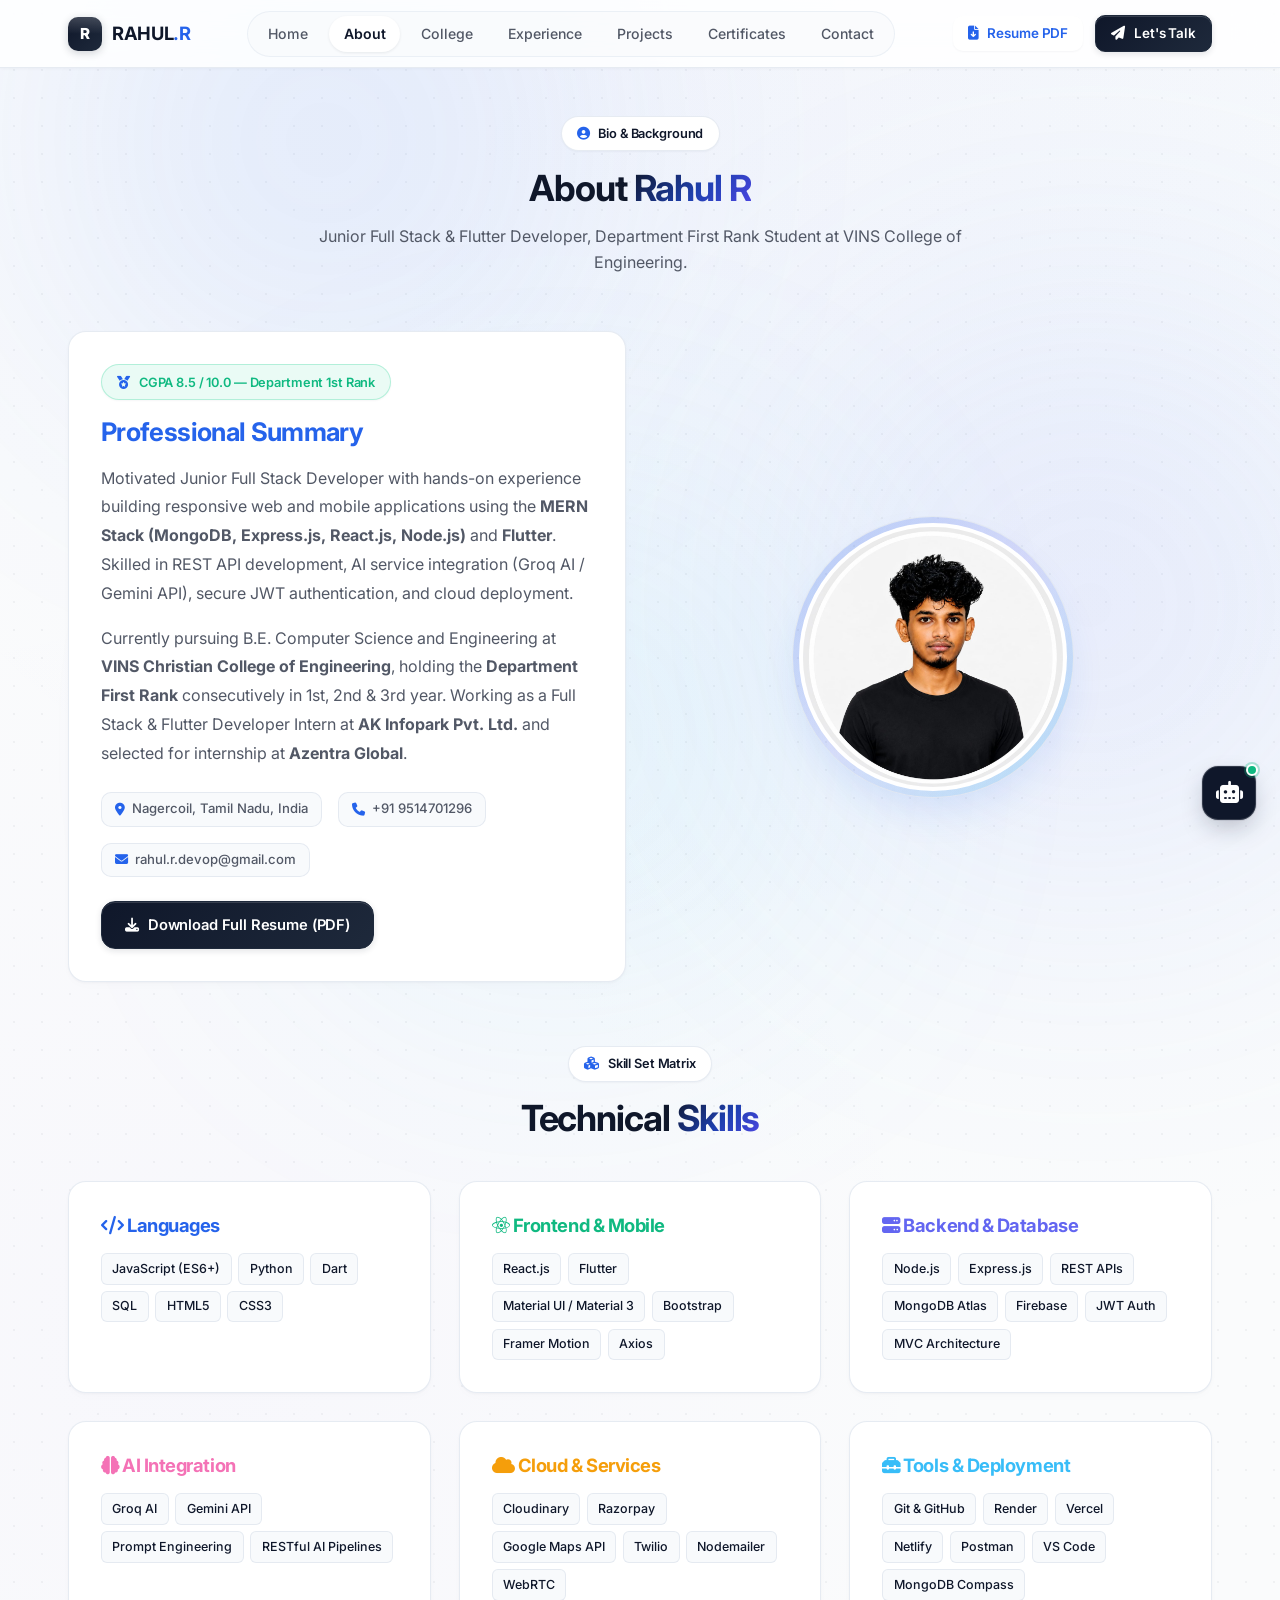
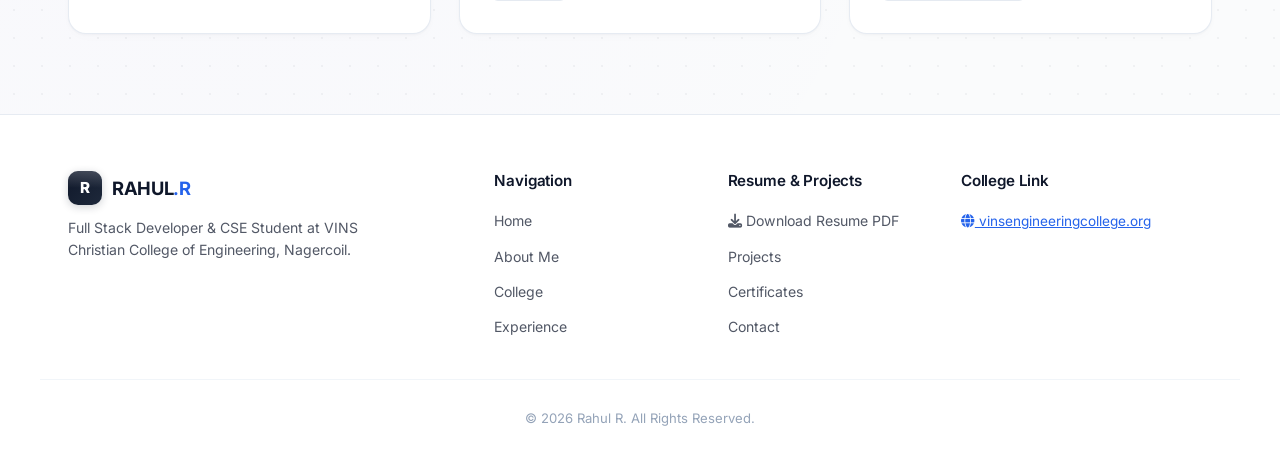
<file: about.html>
<!DOCTYPE html>
<html lang="en">
<head>
  <meta charset="UTF-8">
  <meta name="viewport" content="width=device-width, initial-scale=1.0">
  <title>About Me | Rahul R - Full Stack Developer</title>
  <meta name="description" content="Learn more about Rahul R, Junior Full Stack Developer & CSE Student at VINS Christian College of Engineering (Dept 1st Rank, CGPA 8.5).">

  <!-- Google Fonts & Font Awesome Icons -->
  <link rel="stylesheet" href="https://cdnjs.cloudflare.com/ajax/libs/font-awesome/6.4.0/css/all.min.css">
  <link rel="stylesheet" href="assets/css/style.css">
  <link rel="stylesheet" href="assets/css/responsive.css">
  <link rel="stylesheet" href="assets/css/chatbot.css">
</head>
<body>

  <!-- Ambient Glowing Background Orbs -->
  <div class="bg-orb orb-1"></div>
  <div class="bg-orb orb-2"></div>
  <div class="bg-orb orb-3"></div>

  <!-- Header Navigation Bar -->
  <header class="navbar">
    <div class="container nav-container">
      <a href="index.html" class="brand-logo">
        <div class="logo-badge">R</div>
        <span>RAHUL<span style="color:var(--primary);">.R</span></span>
      </a>

      <ul class="nav-links">
        <li><a href="index.html" class="nav-link">Home</a></li>
        <li><a href="about.html" class="nav-link active">About</a></li>
        <li><a href="education.html" class="nav-link">College</a></li>
        <li><a href="experience.html" class="nav-link">Experience</a></li>
        <li><a href="projects.html" class="nav-link">Projects</a></li>
        <li><a href="certificates.html" class="nav-link">Certificates</a></li>
        <li><a href="contact.html" class="nav-link">Contact</a></li>
      </ul>

      <div class="nav-cta">
        <a href="assets/docs/Rahul_R_Resume.pdf" download class="btn btn-outline-primary btn-sm"><i class="fas fa-file-arrow-down"></i> Resume PDF</a>
        <a href="contact.html" class="btn btn-primary btn-sm"><i class="fas fa-paper-plane"></i> Let's Talk</a>
        <button class="mobile-toggle" aria-label="Toggle Navigation"><i class="fas fa-bars"></i></button>
      </div>
    </div>
  </header>

  <!-- Mobile Bottom Navigation Dock -->
  <div class="mobile-bottom-nav">
    <a href="index.html" class="bottom-nav-item"><i class="fas fa-house"></i><span>Home</span></a>
    <a href="about.html" class="bottom-nav-item active"><i class="fas fa-user"></i><span>About</span></a>
    <a href="education.html" class="bottom-nav-item"><i class="fas fa-graduation-cap"></i><span>College</span></a>
    <a href="experience.html" class="bottom-nav-item"><i class="fas fa-briefcase"></i><span>Experience</span></a>
    <a href="projects.html" class="bottom-nav-item"><i class="fas fa-code"></i><span>Projects</span></a>
  </div>

  <!-- Page Header -->
  <section class="section" style="padding-top: calc(var(--navbar-height) + 3rem);">
    <div class="container">
      <div class="section-header">
        <div class="badge"><i class="fas fa-user-circle"></i> Bio & Background</div>
        <h1 class="section-title">About <span class="text-gradient">Rahul R</span></h1>
        <p class="section-desc">Junior Full Stack & Flutter Developer, Department First Rank Student at VINS College of Engineering.</p>
      </div>

      <div class="grid-2" style="align-items:center;">
        <div class="glass-card">
          <div class="badge" style="background:rgba(52, 211, 153, 0.1); color:var(--success); border-color:rgba(52, 211, 153, 0.3); margin-bottom:1rem;">
            <i class="fas fa-medal"></i> CGPA 8.5 / 10.0 — Department 1st Rank
          </div>
          <h3 style="font-size:1.6rem; margin-bottom:1rem; color:var(--primary);">Professional Summary</h3>
          <p style="color:var(--text-muted); line-height:1.8; margin-bottom:1rem;">
            Motivated Junior Full Stack Developer with hands-on experience building responsive web and mobile applications using the <strong>MERN Stack (MongoDB, Express.js, React.js, Node.js)</strong> and <strong>Flutter</strong>. Skilled in REST API development, AI service integration (Groq AI / Gemini API), secure JWT authentication, and cloud deployment.
          </p>
          <p style="color:var(--text-muted); line-height:1.8; margin-bottom:1.5rem;">
            Currently pursuing B.E. Computer Science and Engineering at <strong>VINS Christian College of Engineering</strong>, holding the <strong>Department First Rank</strong> consecutively in 1st, 2nd & 3rd year. Working as a Full Stack & Flutter Developer Intern at <strong>AK Infopark Pvt. Ltd.</strong> and selected for internship at <strong>Azentra Global</strong>.
          </p>

          <div style="display:flex; flex-wrap:wrap; gap:1rem; margin-top:1rem; margin-bottom:1.5rem;">
            <div class="meta-pill"><i class="fas fa-location-dot"></i> Nagercoil, Tamil Nadu, India</div>
            <div class="meta-pill"><i class="fas fa-phone"></i> +91 9514701296</div>
            <div class="meta-pill"><i class="fas fa-envelope"></i> rahul.r.devop@gmail.com</div>
          </div>

          <a href="assets/docs/Rahul_R_Resume.pdf" download class="btn btn-primary"><i class="fas fa-download"></i> Download Full Resume (PDF)</a>
        </div>

        <!-- Animated Profile Photo Card -->
        <div style="display:flex; justify-content:center;">
          <div class="avatar-container" style="width:280px; height:280px;">
            <div class="avatar-img-inner">
              <img src="assets/images/profile.jpg" alt="Rahul R Profile Photo">
            </div>
          </div>
        </div>
      </div>

      <!-- Comprehensive Technical Skills Grid (From Resume) -->
      <div style="margin-top:4rem;">
        <div class="section-header" style="margin-bottom:2.5rem;">
          <div class="badge"><i class="fas fa-cubes"></i> Skill Set Matrix</div>
          <h2 class="section-title">Technical <span class="text-gradient">Skills</span></h2>
        </div>

        <div class="grid-3">
          <div class="glass-card">
            <h4 style="font-size:1.15rem; color:var(--primary); margin-bottom:1rem;"><i class="fas fa-code"></i> Languages</h4>
            <div style="display:flex; flex-wrap:wrap; gap:0.4rem;">
              <span class="tech-chip">JavaScript (ES6+)</span>
              <span class="tech-chip">Python</span>
              <span class="tech-chip">Dart</span>
              <span class="tech-chip">SQL</span>
              <span class="tech-chip">HTML5</span>
              <span class="tech-chip">CSS3</span>
            </div>
          </div>

          <div class="glass-card">
            <h4 style="font-size:1.15rem; color:var(--success); margin-bottom:1rem;"><i class="fab fa-react"></i> Frontend & Mobile</h4>
            <div style="display:flex; flex-wrap:wrap; gap:0.4rem;">
              <span class="tech-chip">React.js</span>
              <span class="tech-chip">Flutter</span>
              <span class="tech-chip">Material UI / Material 3</span>
              <span class="tech-chip">Bootstrap</span>
              <span class="tech-chip">Framer Motion</span>
              <span class="tech-chip">Axios</span>
            </div>
          </div>

          <div class="glass-card">
            <h4 style="font-size:1.15rem; color:var(--accent); margin-bottom:1rem;"><i class="fas fa-server"></i> Backend & Database</h4>
            <div style="display:flex; flex-wrap:wrap; gap:0.4rem;">
              <span class="tech-chip">Node.js</span>
              <span class="tech-chip">Express.js</span>
              <span class="tech-chip">REST APIs</span>
              <span class="tech-chip">MongoDB Atlas</span>
              <span class="tech-chip">Firebase</span>
              <span class="tech-chip">JWT Auth</span>
              <span class="tech-chip">MVC Architecture</span>
            </div>
          </div>

          <div class="glass-card">
            <h4 style="font-size:1.15rem; color:#f472b6; margin-bottom:1rem;"><i class="fas fa-brain"></i> AI Integration</h4>
            <div style="display:flex; flex-wrap:wrap; gap:0.4rem;">
              <span class="tech-chip">Groq AI</span>
              <span class="tech-chip">Gemini API</span>
              <span class="tech-chip">Prompt Engineering</span>
              <span class="tech-chip">RESTful AI Pipelines</span>
            </div>
          </div>

          <div class="glass-card">
            <h4 style="font-size:1.15rem; color:var(--warning); margin-bottom:1rem;"><i class="fas fa-cloud"></i> Cloud & Services</h4>
            <div style="display:flex; flex-wrap:wrap; gap:0.4rem;">
              <span class="tech-chip">Cloudinary</span>
              <span class="tech-chip">Razorpay</span>
              <span class="tech-chip">Google Maps API</span>
              <span class="tech-chip">Twilio</span>
              <span class="tech-chip">Nodemailer</span>
              <span class="tech-chip">WebRTC</span>
            </div>
          </div>

          <div class="glass-card">
            <h4 style="font-size:1.15rem; color:#38bdf8; margin-bottom:1rem;"><i class="fas fa-toolbox"></i> Tools & Deployment</h4>
            <div style="display:flex; flex-wrap:wrap; gap:0.4rem;">
              <span class="tech-chip">Git & GitHub</span>
              <span class="tech-chip">Render</span>
              <span class="tech-chip">Vercel</span>
              <span class="tech-chip">Netlify</span>
              <span class="tech-chip">Postman</span>
              <span class="tech-chip">VS Code</span>
              <span class="tech-chip">MongoDB Compass</span>
            </div>
          </div>
        </div>
      </div>
    </div>
  </section>

  <!-- Footer -->
  <footer class="footer">
    <div class="container footer-grid">
      <div class="footer-brand">
        <a href="index.html" class="brand-logo">
          <div class="logo-badge">R</div>
          <span>RAHUL<span style="color:var(--primary);">.R</span></span>
        </a>
        <p>Full Stack Developer & CSE Student at VINS Christian College of Engineering, Nagercoil.</p>
      </div>

      <div>
        <h4 class="footer-title">Navigation</h4>
        <ul class="footer-links">
          <li><a href="index.html">Home</a></li>
          <li><a href="about.html">About Me</a></li>
          <li><a href="education.html">College</a></li>
          <li><a href="experience.html">Experience</a></li>
        </ul>
      </div>

      <div>
        <h4 class="footer-title">Resume & Projects</h4>
        <ul class="footer-links">
          <li><a href="assets/docs/Rahul_R_Resume.pdf" download><i class="fas fa-download"></i> Download Resume PDF</a></li>
          <li><a href="projects.html">Projects</a></li>
          <li><a href="certificates.html">Certificates</a></li>
          <li><a href="contact.html">Contact</a></li>
        </ul>
      </div>

      <div>
        <h4 class="footer-title">College Link</h4>
        <a href="https://vinsengineeringcollege.org/" target="_blank" style="color:var(--primary); font-size:0.85rem;"><i class="fas fa-globe"></i> vinsengineeringcollege.org</a>
      </div>
    </div>
    <div class="footer-bottom container">
      &copy; 2026 Rahul R. All Rights Reserved.
    </div>
  </footer>

  <script src="assets/js/main.js"></script>
  <script src="assets/js/chatbot.js"></script>
</body>
</html>
</file>
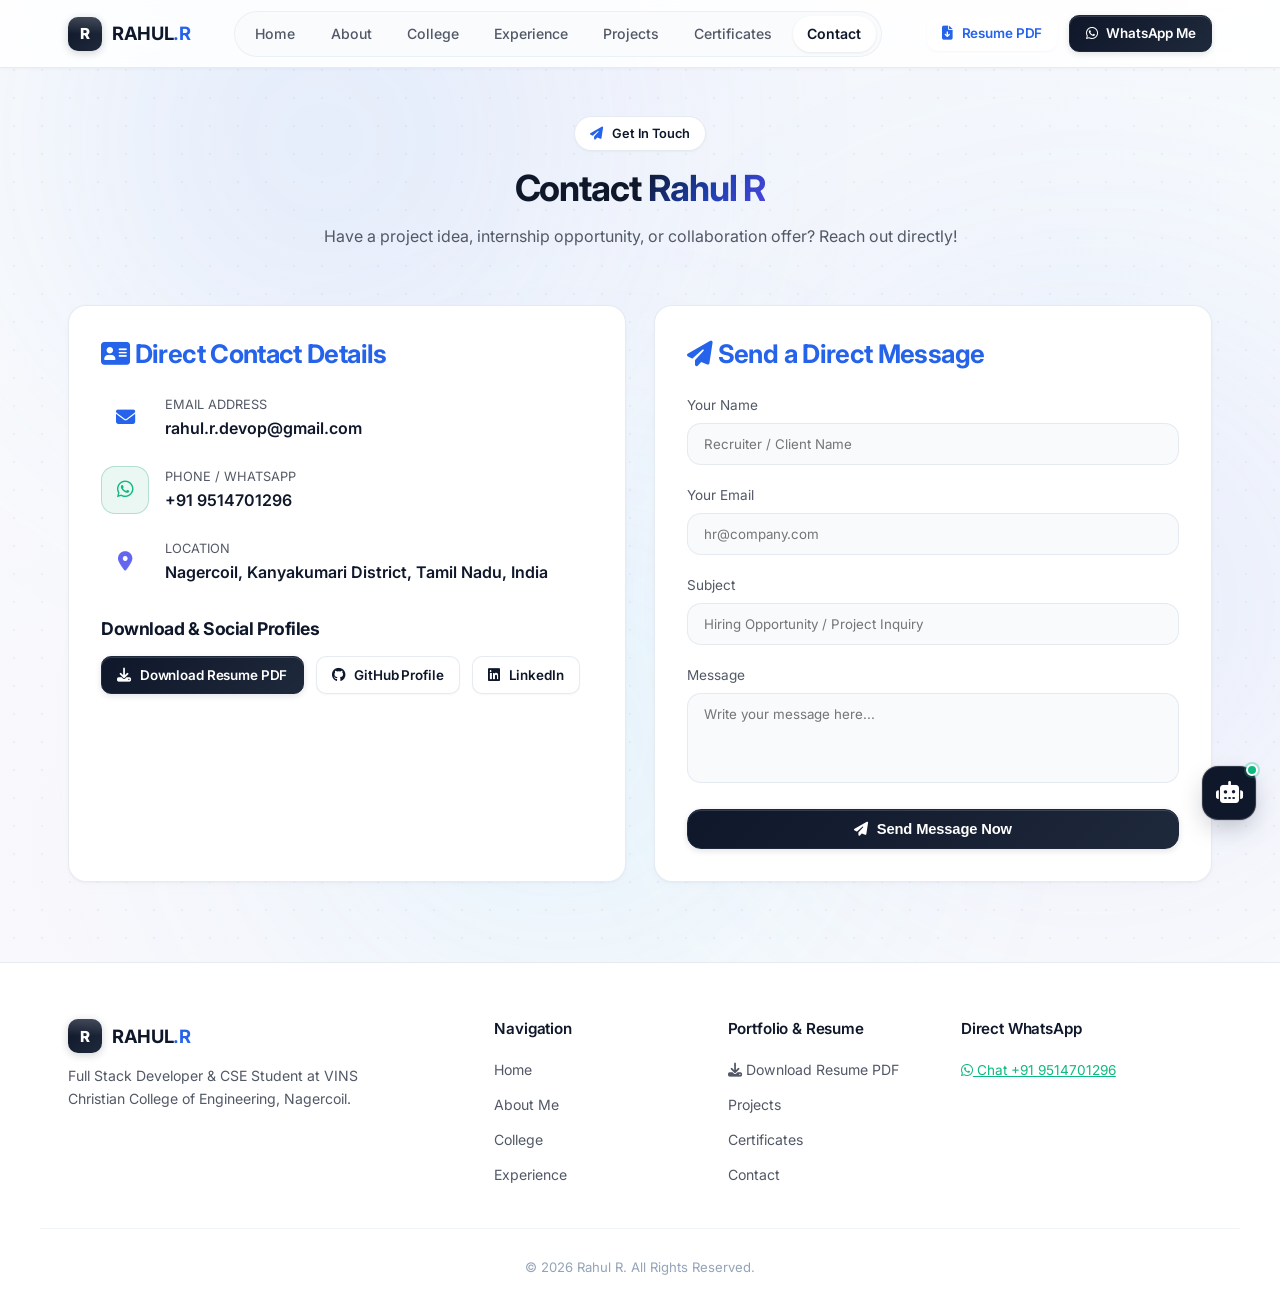
<file: contact.html>
<!DOCTYPE html>
<html lang="en">
<head>
  <meta charset="UTF-8">
  <meta name="viewport" content="width=device-width, initial-scale=1.0">
  <title>Contact Me | Rahul R - Full Stack Developer</title>
  <meta name="description" content="Get in touch with Rahul R - Junior Full Stack Developer, BE CSE Student at VINS Christian College & Intern at AK Infopark & Azentra Global.">

  <!-- Google Fonts & Font Awesome Icons -->
  <link rel="stylesheet" href="https://cdnjs.cloudflare.com/ajax/libs/font-awesome/6.4.0/css/all.min.css">
  <link rel="stylesheet" href="assets/css/style.css">
  <link rel="stylesheet" href="assets/css/responsive.css">
  <link rel="stylesheet" href="assets/css/chatbot.css">
</head>
<body>

  <!-- Ambient Background Glowing Orbs -->
  <div class="bg-orb orb-1"></div>
  <div class="bg-orb orb-2"></div>
  <div class="bg-orb orb-3"></div>

  <!-- Header Navigation Bar -->
  <header class="navbar">
    <div class="container nav-container">
      <a href="index.html" class="brand-logo">
        <div class="logo-badge">R</div>
        <span>RAHUL<span style="color:var(--primary);">.R</span></span>
      </a>

      <ul class="nav-links">
        <li><a href="index.html" class="nav-link">Home</a></li>
        <li><a href="about.html" class="nav-link">About</a></li>
        <li><a href="education.html" class="nav-link">College</a></li>
        <li><a href="experience.html" class="nav-link">Experience</a></li>
        <li><a href="projects.html" class="nav-link">Projects</a></li>
        <li><a href="certificates.html" class="nav-link">Certificates</a></li>
        <li><a href="contact.html" class="nav-link active">Contact</a></li>
      </ul>

      <div class="nav-cta">
        <a href="assets/docs/Rahul_R_Resume.pdf" download class="btn btn-outline-primary btn-sm"><i class="fas fa-file-arrow-down"></i> Resume PDF</a>
        <a href="https://wa.me/919514701296?text=Hi%20Rahul!%20I%20saw%20your%20portfolio." target="_blank" class="btn btn-primary btn-sm"><i class="fab fa-whatsapp"></i> WhatsApp Me</a>
        <button class="mobile-toggle" aria-label="Toggle Navigation"><i class="fas fa-bars"></i></button>
      </div>
    </div>
  </header>

  <!-- Mobile Bottom Navigation Dock -->
  <div class="mobile-bottom-nav">
    <a href="index.html" class="bottom-nav-item"><i class="fas fa-house"></i><span>Home</span></a>
    <a href="education.html" class="bottom-nav-item"><i class="fas fa-graduation-cap"></i><span>College</span></a>
    <a href="experience.html" class="bottom-nav-item"><i class="fas fa-briefcase"></i><span>Experience</span></a>
    <a href="projects.html" class="bottom-nav-item"><i class="fas fa-code"></i><span>Projects</span></a>
    <a href="contact.html" class="bottom-nav-item active"><i class="fas fa-envelope"></i><span>Contact</span></a>
  </div>

  <!-- Main Section -->
  <section class="section" style="padding-top: calc(var(--navbar-height) + 3rem);">
    <div class="container">
      <div class="section-header">
        <div class="badge"><i class="fas fa-paper-plane"></i> Get In Touch</div>
        <h1 class="section-title">Contact <span class="text-gradient">Rahul R</span></h1>
        <p class="section-desc">Have a project idea, internship opportunity, or collaboration offer? Reach out directly!</p>
      </div>

      <div class="grid-2">
        <!-- Left: Contact Details Card -->
        <div class="glass-card">
          <h3 style="font-size:1.6rem; color:var(--primary); margin-bottom:1.5rem;"><i class="fas fa-address-card"></i> Direct Contact Details</h3>

          <div style="display:flex; flex-direction:column; gap:1.5rem; margin-bottom:2rem;">
            <div style="display:flex; align-items:center; gap:1rem;">
              <div style="width:48px; height:48px; border-radius:var(--radius-md); background:var(--blue-tint); border:1px solid var(--blue-tint-border); display:flex; align-items:center; justify-content:center; color:var(--primary); font-size:1.2rem;">
                <i class="fas fa-envelope"></i>
              </div>
              <div>
                <p style="color:var(--text-muted); font-size:0.8rem; text-transform:uppercase;">Email Address</p>
                <a href="mailto:rahul.r.devop@gmail.com" style="color:var(--text-main); text-decoration:none; font-weight:600;">rahul.r.devop@gmail.com</a>
              </div>
            </div>

            <div style="display:flex; align-items:center; gap:1rem;">
              <div style="width:48px; height:48px; border-radius:var(--radius-md); background:rgba(5, 150, 105, 0.08); border:1px solid rgba(5, 150, 105, 0.25); display:flex; align-items:center; justify-content:center; color:var(--success); font-size:1.2rem;">
                <i class="fab fa-whatsapp"></i>
              </div>
              <div>
                <p style="color:var(--text-muted); font-size:0.8rem; text-transform:uppercase;">Phone / WhatsApp</p>
                <a href="https://wa.me/919514701296?text=Hi%20Rahul!" target="_blank" style="color:var(--text-main); text-decoration:none; font-weight:600;">+91 9514701296</a>
              </div>
            </div>

            <div style="display:flex; align-items:center; gap:1rem;">
              <div style="width:48px; height:48px; border-radius:var(--radius-md); background:var(--blue-tint); border:1px solid var(--blue-tint-border); display:flex; align-items:center; justify-content:center; color:var(--accent); font-size:1.2rem;">
                <i class="fas fa-location-dot"></i>
              </div>
              <div>
                <p style="color:var(--text-muted); font-size:0.8rem; text-transform:uppercase;">Location</p>
                <p style="color:var(--text-main); font-weight:600;">Nagercoil, Kanyakumari District, Tamil Nadu, India</p>
              </div>
            </div>
          </div>

          <h4 style="font-size:1.1rem; margin-bottom:1rem;">Download & Social Profiles</h4>
          <div style="display:flex; flex-wrap:wrap; gap:0.75rem;">
            <a href="assets/docs/Rahul_R_Resume.pdf" download class="btn btn-primary btn-sm"><i class="fas fa-download"></i> Download Resume PDF</a>
            <a href="https://github.com/ragulravi2405-coder" target="_blank" class="btn btn-secondary btn-sm"><i class="fab fa-github"></i> GitHub Profile</a>
            <a href="https://linkedin.com" target="_blank" class="btn btn-secondary btn-sm"><i class="fab fa-linkedin"></i> LinkedIn</a>
          </div>
        </div>

        <!-- Right: Interactive Contact Form -->
        <div class="glass-card">
          <h3 style="font-size:1.6rem; color:var(--primary); margin-bottom:1.5rem;"><i class="fas fa-paper-plane"></i> Send a Direct Message</h3>
          
          <form id="contactForm" onsubmit="event.preventDefault(); alert('Thank you! Your message has been sent to Rahul R.'); this.reset();">
            <div style="display:flex; flex-direction:column; gap:1.2rem;">
              <div>
                <label style="display:block; color:var(--text-muted); font-size:0.85rem; margin-bottom:0.4rem;">Your Name</label>
                <input type="text" required placeholder="Recruiter / Client Name" style="width:100%; background:#f8fafc; border:1px solid var(--border-color); border-radius:var(--radius-md); padding:0.75rem 1rem; color:var(--text-main); font-family:inherit; outline:none;" />
              </div>

              <div>
                <label style="display:block; color:var(--text-muted); font-size:0.85rem; margin-bottom:0.4rem;">Your Email</label>
                <input type="email" required placeholder="hr@company.com" style="width:100%; background:#f8fafc; border:1px solid var(--border-color); border-radius:var(--radius-md); padding:0.75rem 1rem; color:var(--text-main); font-family:inherit; outline:none;" />
              </div>

              <div>
                <label style="display:block; color:var(--text-muted); font-size:0.85rem; margin-bottom:0.4rem;">Subject</label>
                <input type="text" required placeholder="Hiring Opportunity / Project Inquiry" style="width:100%; background:#f8fafc; border:1px solid var(--border-color); border-radius:var(--radius-md); padding:0.75rem 1rem; color:var(--text-main); font-family:inherit; outline:none;" />
              </div>

              <div>
                <label style="display:block; color:var(--text-muted); font-size:0.85rem; margin-bottom:0.4rem;">Message</label>
                <textarea rows="4" required placeholder="Write your message here..." style="width:100%; background:#f8fafc; border:1px solid var(--border-color); border-radius:var(--radius-md); padding:0.75rem 1rem; color:var(--text-main); font-family:inherit; outline:none; resize:none;"></textarea>
              </div>

              <button type="submit" class="btn btn-primary" style="width:100%;"><i class="fas fa-paper-plane"></i> Send Message Now</button>
            </div>
          </form>
        </div>
      </div>
    </div>
  </section>

  <!-- Footer -->
  <footer class="footer">
    <div class="container footer-grid">
      <div class="footer-brand">
        <a href="index.html" class="brand-logo">
          <div class="logo-badge">R</div>
          <span>RAHUL<span style="color:var(--primary);">.R</span></span>
        </a>
        <p>Full Stack Developer & CSE Student at VINS Christian College of Engineering, Nagercoil.</p>
      </div>

      <div>
        <h4 class="footer-title">Navigation</h4>
        <ul class="footer-links">
          <li><a href="index.html">Home</a></li>
          <li><a href="about.html">About Me</a></li>
          <li><a href="education.html">College</a></li>
          <li><a href="experience.html">Experience</a></li>
        </ul>
      </div>

      <div>
        <h4 class="footer-title">Portfolio & Resume</h4>
        <ul class="footer-links">
          <li><a href="assets/docs/Rahul_R_Resume.pdf" download><i class="fas fa-download"></i> Download Resume PDF</a></li>
          <li><a href="projects.html">Projects</a></li>
          <li><a href="certificates.html">Certificates</a></li>
          <li><a href="contact.html">Contact</a></li>
        </ul>
      </div>

      <div>
        <h4 class="footer-title">Direct WhatsApp</h4>
        <a href="https://wa.me/919514701296" target="_blank" style="color:var(--success); font-size:0.85rem;"><i class="fab fa-whatsapp"></i> Chat +91 9514701296</a>
      </div>
    </div>
    <div class="footer-bottom container">
      &copy; 2026 Rahul R. All Rights Reserved.
    </div>
  </footer>

  <script src="assets/js/main.js"></script>
  <script src="assets/js/chatbot.js"></script>
</body>
</html>
</file>
<file: assets/css/style.css>
/* ==========================================================================
   Rahul R - Premium AI/SaaS Modern Design System
   Stack: HTML5, CSS3, Vanilla JavaScript
   Theme: Minimalist Light Theme, Soft AI Canvas, Refined Typography & Glassmorphism
   Inspired by modern AI products (ChatGPT, Claude, Perplexity, Linear)
   ========================================================================== */

@import url('https://fonts.googleapis.com/css2?family=Inter:wght@300;400;500;600;700;800&display=swap');

:root {
  /* Core Surface Palette - Pristine Off-White & Crisp AI White */
  --bg-main: #fafbfc;
  --bg-surface: #ffffff;
  --bg-card: #ffffff;
  --bg-card-hover: #ffffff;
  --bg-glass: rgba(255, 255, 255, 0.85);
  --bg-glass-elevated: rgba(255, 255, 255, 0.95);
  --border-color: rgba(226, 232, 240, 0.85);
  --border-subtle: rgba(241, 245, 249, 1);
  --border-color-glow: rgba(99, 102, 241, 0.35);

  /* Primary AI Color Palette */
  --primary: #2563eb;
  --primary-dark: #1d4ed8;
  --primary-light: #60a5fa;
  --primary-glow: rgba(37, 99, 235, 0.15);
  --primary-tint: #eff6ff;
  --primary-tint-border: rgba(191, 219, 254, 0.7);

  /* Modern AI Accents (Subtle Violet, Cyan & Emerald) */
  --secondary: #0f172a;
  --accent: #6366f1;
  --accent-cyan: #0ea5e9;
  --accent-purple: #8b5cf6;
  --success: #10b981;
  --success-subtle: rgba(16, 185, 129, 0.08);
  --success-border: rgba(16, 185, 129, 0.25);
  --warning: #f59e0b;

  /* Premium Gradients */
  --grad-primary: linear-gradient(135deg, #0f172a 0%, #1e293b 100%);
  --grad-ai-accent: linear-gradient(135deg, #2563eb 0%, #6366f1 50%, #8b5cf6 100%);
  --grad-text: linear-gradient(135deg, #0f172a 0%, #1e40af 55%, #4f46e5 100%);
  --grad-glow: linear-gradient(135deg, rgba(37, 99, 235, 0.25) 0%, rgba(99, 102, 241, 0.2) 50%, rgba(14, 165, 233, 0.25) 100%);
  --grad-card: linear-gradient(180deg, #ffffff 0%, #fbfbfc 100%);

  /* Typography */
  --font-main: 'Inter', -apple-system, BlinkMacSystemFont, 'Segoe UI', Roboto, sans-serif;
  --font-heading: 'Inter', -apple-system, BlinkMacSystemFont, 'Segoe UI', Roboto, sans-serif;

  /* Text Colors - High Readability & Contrast */
  --text-main: #0f172a;
  --text-muted: #525866;
  --text-dim: #94a3b8;
  --text-subtle: #64748b;

  /* Layout & Spacing */
  --navbar-height: 68px;
  --container-max: 1200px;
  --radius-xs: 6px;
  --radius-sm: 10px;
  --radius-md: 14px;
  --radius-lg: 18px;
  --radius-xl: 24px;
  --radius-full: 9999px;

  /* Micro-Transitions & SaaS Elevation Shadows */
  --transition: all 0.25s cubic-bezier(0.16, 1, 0.3, 1);
  --transition-fast: all 0.15s ease;
  --transition-smooth: all 0.35s cubic-bezier(0.4, 0, 0.2, 1);
  --shadow-xs: 0 1px 2px rgba(15, 23, 42, 0.04);
  --shadow-sm: 0 1px 3px rgba(15, 23, 42, 0.05), 0 4px 12px -2px rgba(15, 23, 42, 0.02);
  --shadow-md: 0 10px 25px -4px rgba(15, 23, 42, 0.06), 0 3px 8px -2px rgba(15, 23, 42, 0.03);
  --shadow-lg: 0 20px 35px -8px rgba(15, 23, 42, 0.08), 0 4px 12px -2px rgba(15, 23, 42, 0.03);
  --shadow-glow: 0 0 0 1px rgba(37, 99, 235, 0.12), 0 12px 30px -4px rgba(37, 99, 235, 0.14);
}

/* ==========================================================================
   Reset & Base Styles
   ========================================================================== */
*, *::before, *::after {
  box-sizing: border-box;
  margin: 0;
  padding: 0;
}

html {
  scroll-behavior: smooth;
  font-size: 16px;
  -webkit-tap-highlight-color: transparent;
  -webkit-font-smoothing: antialiased;
  -moz-osx-font-smoothing: grayscale;
  text-rendering: optimizeLegibility;
}

body {
  font-family: var(--font-main);
  background-color: var(--bg-main);
  background-image:
    radial-gradient(circle at 50% 0%, rgba(99, 102, 241, 0.035) 0%, transparent 45%),
    radial-gradient(circle at 85% 25%, rgba(56, 189, 248, 0.03) 0%, transparent 40%),
    radial-gradient(circle at 15% 65%, rgba(139, 92, 246, 0.025) 0%, transparent 45%),
    radial-gradient(rgba(15, 23, 42, 0.045) 1px, transparent 1px);
  background-size: 100% 100%, 100% 100%, 100% 100%, 28px 28px;
  color: var(--text-main);
  line-height: 1.65;
  overflow-x: hidden;
  position: relative;
  min-height: 100vh;
  display: flex;
  flex-direction: column;
}

/* Background Ambient Glow Orbs (Soft, ultra-delicate futuristic aura) */
.bg-orb {
  position: fixed;
  border-radius: 50%;
  filter: blur(140px);
  z-index: -1;
  pointer-events: none;
  opacity: 0.12;
  animation: floatOrb 16s ease-in-out infinite alternate;
}

.orb-1 {
  top: -120px;
  left: 5%;
  width: 520px;
  height: 520px;
  background: #3b82f6;
}

.orb-2 {
  top: 35%;
  right: -100px;
  width: 580px;
  height: 580px;
  background: #818cf8;
}

.orb-3 {
  bottom: -80px;
  left: 25%;
  width: 480px;
  height: 480px;
  background: #38bdf8;
}

@keyframes floatOrb {
  0% { transform: translate(0, 0) scale(1); }
  50% { transform: translate(25px, 35px) scale(1.05); }
  100% { transform: translate(-20px, 20px) scale(0.98); }
}

/* Container */
.container {
  width: 100%;
  max-width: var(--container-max);
  margin: 0 auto;
  padding: 0 1.75rem;
}

/* ==========================================================================
   Typography Utilities
   ========================================================================== */
h1, h2, h3, h4, h5, h6 {
  font-family: var(--font-heading);
  font-weight: 700;
  line-height: 1.25;
  color: var(--text-main);
  letter-spacing: -0.025em;
}

.text-gradient {
  background: var(--grad-text);
  -webkit-background-clip: text;
  -webkit-text-fill-color: transparent;
  background-clip: text;
}

/* Modern AI Status / Pill Badges */
.badge {
  display: inline-flex;
  align-items: center;
  gap: 0.55rem;
  padding: 0.38rem 0.95rem;
  border-radius: var(--radius-full);
  background: #ffffff;
  border: 1px solid var(--border-color);
  color: var(--text-main);
  font-size: 0.8rem;
  font-weight: 600;
  letter-spacing: -0.01em;
  box-shadow: var(--shadow-xs);
  transition: var(--transition);
}

.badge i {
  font-size: 0.82rem;
  color: var(--primary);
}

/* Pulsing Status Dot */
.status-pulse-dot {
  width: 8px;
  height: 8px;
  border-radius: 50%;
  background: var(--success);
  display: inline-block;
  box-shadow: 0 0 0 0 rgba(16, 185, 129, 0.7);
  animation: pulseGreen 2.2s infinite;
}

@keyframes pulseGreen {
  0% { box-shadow: 0 0 0 0 rgba(16, 185, 129, 0.6); }
  70% { box-shadow: 0 0 0 8px rgba(16, 185, 129, 0); }
  100% { box-shadow: 0 0 0 0 rgba(16, 185, 129, 0); }
}

/* ==========================================================================
   Navigation Header (Floating Glassmorphic Navbar)
   ========================================================================== */
.navbar {
  position: fixed;
  top: 0;
  left: 0;
  width: 100%;
  height: var(--navbar-height);
  z-index: 1000;
  background: var(--bg-glass);
  backdrop-filter: blur(20px) saturate(180%);
  -webkit-backdrop-filter: blur(20px) saturate(180%);
  border-bottom: 1px solid var(--border-color);
  box-shadow: 0 1px 3px rgba(15, 23, 42, 0.03);
  transition: var(--transition);
}

.navbar.scrolled {
  background: var(--bg-glass-elevated);
  box-shadow: 0 8px 25px -4px rgba(15, 23, 42, 0.06), 0 1px 2px rgba(15, 23, 42, 0.04);
  border-bottom-color: rgba(226, 232, 240, 0.95);
}

.nav-container {
  display: flex;
  align-items: center;
  justify-content: space-between;
  height: 100%;
}

.brand-logo {
  display: flex;
  align-items: center;
  gap: 0.65rem;
  text-decoration: none;
  color: var(--text-main);
  font-family: var(--font-heading);
  font-weight: 700;
  font-size: 1.15rem;
  letter-spacing: -0.025em;
  transition: var(--transition);
}

.brand-logo:hover {
  opacity: 0.85;
}

.logo-badge {
  width: 34px;
  height: 34px;
  border-radius: 10px;
  background: var(--grad-primary);
  display: flex;
  align-items: center;
  justify-content: center;
  color: #ffffff;
  font-weight: 800;
  font-size: 0.95rem;
  box-shadow: 0 2px 8px rgba(15, 23, 42, 0.2);
  position: relative;
  overflow: hidden;
}

.logo-badge::before {
  content: '';
  position: absolute;
  top: 0;
  left: 0;
  right: 0;
  height: 50%;
  background: linear-gradient(180deg, rgba(255, 255, 255, 0.2) 0%, transparent 100%);
}

.nav-links {
  display: flex;
  align-items: center;
  gap: 0.4rem;
  list-style: none;
  background: rgba(248, 250, 252, 0.7);
  padding: 0.25rem 0.35rem;
  border-radius: var(--radius-full);
  border: 1px solid rgba(226, 232, 240, 0.6);
}

.nav-link {
  text-decoration: none;
  color: var(--text-muted);
  font-weight: 500;
  font-size: 0.88rem;
  padding: 0.4rem 0.9rem;
  border-radius: var(--radius-full);
  transition: var(--transition);
  position: relative;
  display: inline-block;
}

.nav-link:hover {
  color: var(--text-main);
  background: rgba(255, 255, 255, 0.8);
}

.nav-link.active {
  color: var(--text-main);
  background: #ffffff;
  font-weight: 600;
  box-shadow: 0 1px 3px rgba(15, 23, 42, 0.08);
}

.nav-cta {
  display: flex;
  align-items: center;
  gap: 0.75rem;
}

/* Mobile Toggle */
.mobile-toggle {
  display: none;
  background: #ffffff;
  border: 1px solid var(--border-color);
  border-radius: var(--radius-sm);
  color: var(--text-main);
  font-size: 1.15rem;
  cursor: pointer;
  padding: 0.45rem 0.65rem;
  box-shadow: var(--shadow-xs);
  transition: var(--transition);
}

.mobile-toggle:hover {
  background: #f8fafc;
}

/* ==========================================================================
   Buttons (Modern SaaS tactile aesthetic)
   ========================================================================== */
.btn {
  display: inline-flex;
  align-items: center;
  justify-content: center;
  gap: 0.55rem;
  padding: 0.68rem 1.45rem;
  border-radius: var(--radius-md);
  font-weight: 600;
  font-size: 0.92rem;
  letter-spacing: -0.01em;
  text-decoration: none;
  transition: var(--transition);
  cursor: pointer;
  border: 1px solid transparent;
}

.btn i {
  font-size: 0.88rem;
  transition: transform 0.2s ease;
}

.btn:hover i {
  transform: translateX(2px);
}

/* Primary Dark / Modern AI SaaS Button */
.btn-primary {
  background: var(--grad-primary);
  color: #ffffff;
  border-color: #1e293b;
  box-shadow: 0 2px 6px rgba(15, 23, 42, 0.12), inset 0 1px 0 rgba(255, 255, 255, 0.15);
}

.btn-primary:hover {
  transform: translateY(-2px);
  background: #1e293b;
  box-shadow: 0 6px 20px rgba(15, 23, 42, 0.18), inset 0 1px 0 rgba(255, 255, 255, 0.2);
}

.btn-primary:active {
  transform: translateY(0);
}

/* Secondary Button (Crisp White Card with subtle border) */
.btn-secondary {
  background: #ffffff;
  color: var(--text-main);
  border: 1px solid var(--border-color);
  box-shadow: var(--shadow-xs);
}

.btn-secondary:hover {
  background: #f8fafc;
  border-color: #cbd5e1;
  color: var(--text-main);
  transform: translateY(-2px);
  box-shadow: var(--shadow-sm);
}

/* Outline Primary Button */
.btn-outline-primary {
  background: #ffffff;
  color: var(--primary);
  border: 1px solid var(--primary-border);
  box-shadow: var(--shadow-xs);
}

.btn-outline-primary:hover {
  background: var(--primary-tint);
  border-color: var(--primary);
  color: var(--primary-dark);
  transform: translateY(-2px);
  box-shadow: var(--shadow-sm);
}

.btn-sm {
  padding: 0.42rem 0.95rem;
  font-size: 0.84rem;
  border-radius: var(--radius-sm);
}

/* ==========================================================================
   Hero Section
   ========================================================================== */
.hero-section {
  padding-top: calc(var(--navbar-height) + 3.8rem);
  padding-bottom: 4.5rem;
  position: relative;
}

.hero-grid {
  display: grid;
  grid-template-columns: 1.15fr 0.85fr;
  gap: 3.5rem;
  align-items: center;
}

.hero-content {
  display: flex;
  flex-direction: column;
  align-items: flex-start;
  gap: 1.35rem;
}

.hero-title {
  font-size: clamp(2.4rem, 5vw, 3.8rem);
  font-weight: 800;
  letter-spacing: -0.035em;
  line-height: 1.15;
  color: var(--text-main);
}

.hero-subtitle {
  color: var(--text-muted);
  font-size: 1.05rem;
  line-height: 1.7;
  max-width: 560px;
}

.hero-subtitle strong {
  color: var(--text-main);
  font-weight: 600;
}

.hero-actions {
  display: flex;
  flex-wrap: wrap;
  gap: 0.85rem;
  margin-top: 0.5rem;
}

/* Hero Stats - Clean Minimalist Metrics */
.hero-stats {
  display: grid;
  grid-template-columns: repeat(3, 1fr);
  gap: 1rem;
  margin-top: 1.25rem;
  padding-top: 1.5rem;
  border-top: 1px solid var(--border-color);
  width: 100%;
}

.stat-item {
  padding: 0.75rem 1rem;
  background: #ffffff;
  border: 1px solid var(--border-color);
  border-radius: var(--radius-md);
  box-shadow: var(--shadow-xs);
  transition: var(--transition);
}

.stat-item:hover {
  transform: translateY(-2px);
  border-color: var(--border-color-glow);
  box-shadow: var(--shadow-sm);
}

.stat-item h3 {
  font-size: 1.35rem;
  color: var(--text-main);
  font-weight: 700;
  letter-spacing: -0.02em;
}

.stat-item p {
  color: var(--text-dim);
  font-size: 0.75rem;
  font-weight: 600;
  text-transform: uppercase;
  letter-spacing: 0.04em;
  margin-top: 0.2rem;
}

/* ==========================================================================
   Hero Avatar & Futuristic Concentric Halo
   ========================================================================== */
.hero-avatar-wrapper {
  position: relative;
  display: flex;
  justify-content: center;
  align-items: center;
}

.avatar-container {
  position: relative;
  width: 310px;
  height: 310px;
  border-radius: 50%;
  padding: 6px;
  background: linear-gradient(135deg, rgba(37, 99, 235, 0.25) 0%, rgba(99, 102, 241, 0.15) 50%, rgba(14, 165, 233, 0.25) 100%);
  box-shadow: 0 0 0 1px rgba(226, 232, 240, 0.8), 0 20px 45px -15px rgba(37, 99, 235, 0.18);
  animation: floatAvatar 6s ease-in-out infinite;
  transition: var(--transition);
}

.avatar-img-inner {
  width: 100%;
  height: 100%;
  border-radius: 50%;
  overflow: hidden;
  background: #ffffff;
  border: 4px solid #ffffff;
  position: relative;
  box-shadow: inset 0 2px 6px rgba(0, 0, 0, 0.06);
}

.avatar-img-inner img {
  width: 100%;
  height: 100%;
  object-fit: cover;
  object-position: center top;
  transition: transform 0.5s ease;
}

.avatar-container:hover img {
  transform: scale(1.05);
}

/* Floating Badges around Avatar */
.avatar-floating-badge {
  position: absolute;
  padding: 0.55rem 0.95rem;
  background: rgba(255, 255, 255, 0.92);
  backdrop-filter: blur(14px);
  -webkit-backdrop-filter: blur(14px);
  border: 1px solid var(--border-color);
  border-radius: var(--radius-md);
  display: flex;
  align-items: center;
  gap: 0.55rem;
  font-size: 0.82rem;
  font-weight: 600;
  color: var(--text-main);
  box-shadow: 0 10px 25px -4px rgba(15, 23, 42, 0.08);
  z-index: 10;
  animation: floatBadge 4.5s ease-in-out infinite alternate;
  letter-spacing: -0.01em;
}

.badge-top-right {
  top: 15px;
  right: -15px;
  border-left: 3px solid var(--primary);
}

.badge-bottom-left {
  bottom: 20px;
  left: -20px;
  border-left: 3px solid var(--success);
}

@keyframes floatAvatar {
  0%, 100% { transform: translateY(0); }
  50% { transform: translateY(-10px); }
}

@keyframes floatBadge {
  0% { transform: translateY(0); }
  100% { transform: translateY(-6px); }
}

/* ==========================================================================
   Section Header & Shared Layout
   ========================================================================== */
.section {
  padding: 5rem 0;
  position: relative;
}

.section-header {
  text-align: center;
  max-width: 680px;
  margin: 0 auto 3.5rem auto;
}

.section-header .badge {
  margin-bottom: 0.9rem;
}

.section-title {
  font-size: 2.25rem;
  margin-bottom: 0.75rem;
  letter-spacing: -0.03em;
}

.section-desc {
  color: var(--text-muted);
  font-size: 1rem;
  line-height: 1.65;
}

/* Grid Systems */
.grid-3 {
  display: grid;
  grid-template-columns: repeat(auto-fit, minmax(320px, 1fr));
  gap: 1.75rem;
}

.grid-2 {
  display: grid;
  grid-template-columns: repeat(auto-fit, minmax(440px, 1fr));
  gap: 1.75rem;
}

/* ==========================================================================
   SaaS Glass Cards
   ========================================================================== */
.glass-card {
  background: #ffffff;
  border: 1px solid var(--border-color);
  border-radius: var(--radius-lg);
  padding: 2rem;
  transition: var(--transition);
  position: relative;
  overflow: hidden;
  box-shadow: 0 1px 3px rgba(15, 23, 42, 0.04), 0 4px 12px -2px rgba(15, 23, 42, 0.02);
}

.glass-card:hover {
  background: #ffffff;
  border-color: var(--border-color-glow);
  transform: translateY(-4px);
  box-shadow: 0 12px 30px -8px rgba(15, 23, 42, 0.08), 0 3px 8px -2px rgba(15, 23, 42, 0.03);
}

/* Meta Pills */
.meta-pill {
  padding: 0.35rem 0.8rem;
  background: #f8fafc;
  border: 1px solid var(--border-color);
  border-radius: var(--radius-sm);
  font-size: 0.82rem;
  color: var(--text-muted);
  display: flex;
  align-items: center;
  gap: 0.45rem;
  font-weight: 500;
  transition: var(--transition-fast);
}

.meta-pill i {
  color: var(--primary);
  font-size: 0.82rem;
}

.meta-pill:hover {
  background: #f1f5f9;
  color: var(--text-main);
}

/* Tech Chips */
.tech-chip {
  padding: 0.28rem 0.65rem;
  background: #f8fafc;
  border: 1px solid var(--border-color);
  border-radius: var(--radius-xs);
  font-size: 0.78rem;
  color: var(--text-main);
  font-weight: 500;
  transition: var(--transition-fast);
  display: inline-flex;
  align-items: center;
}

.tech-chip:hover {
  background: var(--primary-tint);
  border-color: var(--primary-tint-border);
  color: var(--primary-dark);
  transform: translateY(-1px);
}

/* ==========================================================================
   College Showcase Card
   ========================================================================== */
.college-card {
  display: grid;
  grid-template-columns: 1fr 1.25fr;
  gap: 2rem;
  align-items: center;
  padding: 0;
  overflow: hidden;
}

.college-media {
  height: 100%;
  min-height: 320px;
  position: relative;
  overflow: hidden;
  cursor: pointer;
  background: #f1f5f9;
}

.college-media img {
  width: 100%;
  height: 100%;
  object-fit: cover;
  transition: transform 0.5s ease;
}

.college-card:hover .college-media img {
  transform: scale(1.04);
}

.college-info {
  padding: 2.5rem 2.5rem 2.5rem 0;
}

.college-info h3 {
  font-size: 1.7rem;
  margin-bottom: 0.5rem;
  letter-spacing: -0.025em;
}

.college-meta {
  display: flex;
  flex-wrap: wrap;
  gap: 0.65rem;
  margin: 1.2rem 0;
}

.media-zoom-overlay {
  position: absolute;
  inset: 0;
  background: rgba(15, 23, 42, 0.65);
  backdrop-filter: blur(4px);
  -webkit-backdrop-filter: blur(4px);
  display: flex;
  align-items: center;
  justify-content: center;
  opacity: 0;
  transition: opacity 0.25s ease;
  color: #ffffff;
  font-weight: 600;
  font-size: 0.9rem;
  gap: 0.5rem;
}

.college-media:hover .media-zoom-overlay,
.offer-card-media:hover .media-zoom-overlay {
  opacity: 1;
}

/* ==========================================================================
   Offer / Certification Card
   ========================================================================== */
.offer-card {
  position: relative;
  border-radius: var(--radius-lg);
  overflow: hidden;
  background: #ffffff;
  border: 1px solid var(--border-color);
  box-shadow: 0 1px 3px rgba(15, 23, 42, 0.04), 0 4px 12px -2px rgba(15, 23, 42, 0.02);
  transition: var(--transition);
  display: flex;
  flex-direction: column;
}

.offer-card:hover {
  transform: translateY(-4px);
  border-color: var(--border-color-glow);
  box-shadow: 0 12px 30px -8px rgba(15, 23, 42, 0.08), 0 3px 8px -2px rgba(15, 23, 42, 0.03);
}

.offer-card-media {
  height: 220px;
  position: relative;
  overflow: hidden;
  cursor: pointer;
  background: #f1f5f9;
}

.offer-card-media img {
  width: 100%;
  height: 100%;
  object-fit: cover;
  transition: transform 0.5s ease;
}

.offer-card:hover .offer-card-media img {
  transform: scale(1.04);
}

.offer-card-body {
  padding: 1.6rem;
  display: flex;
  flex-direction: column;
  flex-grow: 1;
}

.offer-card-body h4 {
  font-size: 1.15rem;
  margin-bottom: 0.45rem;
  letter-spacing: -0.02em;
}

.offer-card-body p {
  color: var(--text-muted);
  font-size: 0.88rem;
  margin-bottom: 1.25rem;
  line-height: 1.6;
  flex-grow: 1;
}

/* ==========================================================================
   Projects Section & SaaS Product Cards
   ========================================================================== */
.filter-container {
  display: flex;
  justify-content: center;
  flex-wrap: wrap;
  gap: 0.5rem;
  margin-bottom: 2.75rem;
  background: rgba(248, 250, 252, 0.8);
  padding: 0.4rem;
  border-radius: var(--radius-full);
  border: 1px solid var(--border-color);
  max-width: fit-content;
  margin-left: auto;
  margin-right: auto;
}

.filter-btn {
  padding: 0.5rem 1.15rem;
  border-radius: var(--radius-full);
  background: transparent;
  border: 1px solid transparent;
  color: var(--text-muted);
  font-weight: 500;
  font-size: 0.86rem;
  cursor: pointer;
  transition: var(--transition-fast);
  display: inline-flex;
  align-items: center;
  gap: 0.45rem;
}

.filter-btn:hover {
  color: var(--text-main);
  background: rgba(255, 255, 255, 0.8);
}

.filter-btn.active {
  background: #ffffff;
  color: var(--text-main);
  font-weight: 600;
  border-color: rgba(226, 232, 240, 0.9);
  box-shadow: 0 1px 3px rgba(15, 23, 42, 0.08);
}

.project-card {
  border-radius: var(--radius-lg);
  background: #ffffff;
  border: 1px solid var(--border-color);
  box-shadow: 0 1px 3px rgba(15, 23, 42, 0.04), 0 4px 12px -2px rgba(15, 23, 42, 0.02);
  overflow: hidden;
  transition: var(--transition);
  display: flex;
  flex-direction: column;
}

.project-card:hover {
  transform: translateY(-4px);
  border-color: var(--border-color-glow);
  box-shadow: 0 14px 30px -8px rgba(15, 23, 42, 0.09), 0 3px 8px -2px rgba(15, 23, 42, 0.03);
}

.project-img {
  height: 200px;
  position: relative;
  overflow: hidden;
  background: #f1f5f9;
}

.project-img img {
  width: 100%;
  height: 100%;
  object-fit: cover;
  transition: transform 0.5s cubic-bezier(0.16, 1, 0.3, 1);
}

.project-card:hover .project-img img {
  transform: scale(1.04);
}

.project-tag-badge {
  position: absolute;
  top: 12px;
  right: 12px;
  background: rgba(255, 255, 255, 0.9);
  backdrop-filter: blur(10px);
  -webkit-backdrop-filter: blur(10px);
  border: 1px solid var(--border-color);
  box-shadow: 0 2px 8px rgba(15, 23, 42, 0.06);
  padding: 0.28rem 0.75rem;
  border-radius: var(--radius-full);
  font-size: 0.74rem;
  font-weight: 600;
  color: var(--text-main);
  letter-spacing: -0.01em;
}

.project-content {
  padding: 1.6rem;
  display: flex;
  flex-direction: column;
  flex-grow: 1;
}

.project-content h4 {
  font-size: 1.18rem;
  margin-bottom: 0.5rem;
  letter-spacing: -0.02em;
}

.project-content p {
  color: var(--text-muted);
  font-size: 0.88rem;
  margin-bottom: 1.25rem;
  line-height: 1.65;
  flex-grow: 1;
}

.project-tech {
  display: flex;
  flex-wrap: wrap;
  gap: 0.4rem;
  margin-bottom: 1.25rem;
}

.project-links {
  display: flex;
  align-items: center;
  justify-content: space-between;
  padding-top: 1rem;
  border-top: 1px solid var(--border-color);
  gap: 0.5rem;
}

.project-link-item {
  color: var(--text-muted);
  text-decoration: none;
  font-size: 0.82rem;
  font-weight: 500;
  display: inline-flex;
  align-items: center;
  gap: 0.4rem;
  padding: 0.35rem 0.65rem;
  border-radius: var(--radius-xs);
  transition: var(--transition-fast);
  background: #f8fafc;
  border: 1px solid var(--border-color);
}

.project-link-item:hover {
  color: var(--text-main);
  background: #f1f5f9;
  border-color: #cbd5e1;
}

/* ==========================================================================
   Image Lightbox Modal
   ========================================================================== */
.modal-backdrop {
  position: fixed;
  inset: 0;
  background: rgba(15, 23, 42, 0.75);
  backdrop-filter: blur(12px);
  -webkit-backdrop-filter: blur(12px);
  z-index: 2000;
  display: flex;
  align-items: center;
  justify-content: center;
  opacity: 0;
  pointer-events: none;
  transition: opacity 0.25s ease;
  padding: 2rem;
}

.modal-backdrop.active {
  opacity: 1;
  pointer-events: auto;
}

.modal-content {
  position: relative;
  max-width: 900px;
  max-height: 90vh;
  background: #ffffff;
  border: 1px solid var(--border-color);
  border-radius: var(--radius-xl);
  overflow: hidden;
  box-shadow: 0 25px 60px -10px rgba(15, 23, 42, 0.3);
}

.modal-content img {
  width: 100%;
  max-height: 80vh;
  object-fit: contain;
  display: block;
}

.modal-close {
  position: absolute;
  top: 14px;
  right: 14px;
  width: 38px;
  height: 38px;
  border-radius: 50%;
  background: #ffffff;
  border: 1px solid var(--border-color);
  color: var(--text-main);
  font-size: 1.1rem;
  cursor: pointer;
  display: flex;
  align-items: center;
  justify-content: center;
  z-index: 10;
  box-shadow: 0 4px 12px rgba(15, 23, 42, 0.12);
  transition: var(--transition-fast);
}

.modal-close:hover {
  background: #0f172a;
  color: #ffffff;
  border-color: #0f172a;
}

/* ==========================================================================
   Footer (Minimal, Clean & Professional AI Aesthetic)
   ========================================================================== */
.footer {
  margin-top: auto;
  background: #ffffff;
  border-top: 1px solid var(--border-color);
  padding: 3.5rem 0 1.75rem 0;
}

.footer-grid {
  display: grid;
  grid-template-columns: 2fr 1fr 1fr 1.3fr;
  gap: 2.5rem;
  margin-bottom: 2.5rem;
}

.footer-brand p {
  color: var(--text-muted);
  font-size: 0.88rem;
  margin-top: 0.75rem;
  max-width: 320px;
  line-height: 1.6;
}

.footer-title {
  font-size: 0.95rem;
  font-weight: 600;
  margin-bottom: 1.1rem;
  color: var(--text-main);
  letter-spacing: -0.01em;
}

.footer-links {
  list-style: none;
  display: flex;
  flex-direction: column;
  gap: 0.55rem;
}

.footer-links a {
  color: var(--text-muted);
  text-decoration: none;
  font-size: 0.88rem;
  transition: var(--transition-fast);
}

.footer-links a:hover {
  color: var(--primary);
  padding-left: 3px;
}

.social-links {
  display: flex;
  gap: 0.6rem;
  margin-top: 1rem;
}

.social-icon {
  width: 36px;
  height: 36px;
  border-radius: var(--radius-sm);
  background: #f8fafc;
  border: 1px solid var(--border-color);
  display: flex;
  align-items: center;
  justify-content: center;
  color: var(--text-muted);
  text-decoration: none;
  transition: var(--transition-fast);
  font-size: 0.95rem;
}

.social-icon:hover {
  background: var(--text-main);
  color: #ffffff;
  border-color: var(--text-main);
  transform: translateY(-2px);
  box-shadow: 0 4px 12px rgba(15, 23, 42, 0.15);
}

.footer-bottom {
  text-align: center;
  padding-top: 1.75rem;
  border-top: 1px solid #f1f5f9;
  color: var(--text-dim);
  font-size: 0.82rem;
}

/* ==========================================================================
   Smooth Fade-in & Entrance Utilities
   ========================================================================== */
.fade-in-up {
  opacity: 0;
  transform: translateY(16px);
  transition: opacity 0.4s cubic-bezier(0.16, 1, 0.3, 1), transform 0.4s cubic-bezier(0.16, 1, 0.3, 1);
}

.fade-in-up.visible {
  opacity: 1;
  transform: translateY(0);
}
</file>
<file: assets/css/responsive.css>
/* ==========================================================================
   Android Mobile-First & Responsive Layout - Modern AI Design System
   ========================================================================== */

/* Mobile Bottom Dock Navigation */
.mobile-bottom-nav {
  display: none;
  position: fixed;
  bottom: 0;
  left: 0;
  width: 100%;
  height: 62px;
  background: rgba(255, 255, 255, 0.88);
  backdrop-filter: blur(20px) saturate(180%);
  -webkit-backdrop-filter: blur(20px) saturate(180%);
  border-top: 1px solid var(--border-color);
  box-shadow: 0 -4px 15px rgba(15, 23, 42, 0.04);
  z-index: 999;
  justify-content: space-around;
  align-items: center;
  padding: 0 0.5rem;
}

.bottom-nav-item {
  display: flex;
  flex-direction: column;
  align-items: center;
  justify-content: center;
  gap: 3px;
  color: var(--text-muted);
  text-decoration: none;
  font-size: 0.72rem;
  font-weight: 500;
  width: 20%;
  height: 100%;
  transition: var(--transition-fast);
  border-radius: var(--radius-sm);
  position: relative;
}

.bottom-nav-item i {
  font-size: 1.15rem;
  transition: transform 0.2s ease;
}

.bottom-nav-item.active,
.bottom-nav-item:hover {
  color: var(--primary);
}

.bottom-nav-item.active i {
  transform: translateY(-2px);
}

.bottom-nav-item.active::after {
  content: '';
  position: absolute;
  bottom: 6px;
  width: 4px;
  height: 4px;
  border-radius: 50%;
  background: var(--primary);
}

/* Tablet & Mobile Media Queries */
@media (max-width: 992px) {
  .hero-grid {
    grid-template-columns: 1fr;
    gap: 3rem;
    text-align: center;
  }

  .hero-content {
    align-items: center;
  }

  .hero-subtitle {
    margin: 0 auto;
  }

  .hero-actions {
    justify-content: center;
  }

  .hero-stats {
    justify-content: center;
    max-width: 520px;
    margin-left: auto;
    margin-right: auto;
  }

  .college-card {
    grid-template-columns: 1fr;
  }

  .college-info {
    padding: 2rem;
  }

  .footer-grid {
    grid-template-columns: 1fr 1fr;
    gap: 2rem;
  }
}

@media (max-width: 768px) {
  :root {
    --navbar-height: 64px;
  }

  body {
    padding-bottom: 62px; /* Space for mobile bottom bar */
  }

  .nav-links {
    position: fixed;
    top: var(--navbar-height);
    right: -100%;
    width: 270px;
    height: calc(100vh - var(--navbar-height));
    background: rgba(255, 255, 255, 0.98);
    backdrop-filter: blur(20px);
    -webkit-backdrop-filter: blur(20px);
    box-shadow: -10px 0 30px rgba(15, 23, 42, 0.08);
    flex-direction: column;
    align-items: stretch;
    padding: 1.75rem 1.25rem;
    gap: 0.6rem;
    transition: right 0.3s cubic-bezier(0.16, 1, 0.3, 1);
    border-left: 1px solid var(--border-color);
    border-radius: 0;
  }

  .nav-links.active {
    right: 0;
  }

  .nav-link {
    padding: 0.75rem 1rem;
    border-radius: var(--radius-sm);
  }

  .mobile-toggle {
    display: flex;
    align-items: center;
    justify-content: center;
  }

  .mobile-bottom-nav {
    display: flex;
  }

  .avatar-container {
    width: 250px;
    height: 250px;
  }

  .badge-top-right {
    right: -5px;
    font-size: 0.74rem;
    padding: 0.4rem 0.75rem;
  }

  .badge-bottom-left {
    left: -5px;
    font-size: 0.74rem;
    padding: 0.4rem 0.75rem;
  }

  .grid-2, .grid-3 {
    grid-template-columns: 1fr;
  }

  .footer-grid {
    grid-template-columns: 1fr;
    gap: 2rem;
  }

  .section {
    padding: 3.75rem 0;
  }

  .nav-cta .btn {
    display: none;
  }
}

/* Small Android Devices */
@media (max-width: 480px) {
  .container {
    padding: 0 1.25rem;
  }

  .hero-title {
    font-size: 2.15rem;
  }

  .hero-stats {
    grid-template-columns: 1fr;
    gap: 0.65rem;
    width: 100%;
  }

  .avatar-container {
    width: 220px;
    height: 220px;
  }

  .btn {
    width: 100%;
  }

  .hero-actions {
    flex-direction: column;
    width: 100%;
  }

  .filter-container {
    max-width: 100%;
    border-radius: var(--radius-md);
    padding: 0.35rem;
    justify-content: flex-start;
    overflow-x: auto;
    white-space: nowrap;
    -webkit-overflow-scrolling: touch;
  }

  .filter-btn {
    padding: 0.42rem 0.85rem;
    font-size: 0.78rem;
    flex-shrink: 0;
  }
}
</file>
<file: assets/css/chatbot.css>
/* ==========================================================================
   Rahul AI Assistant Chatbot Styles - Modern AI/SaaS Aesthetic
   Inspired by Claude, Perplexity, and ChatGPT interface design
   ========================================================================== */

/* Floating Chat Launcher Button */
.chatbot-trigger {
  position: fixed;
  bottom: 80px; /* Above mobile bottom bar */
  right: 24px;
  width: 54px;
  height: 54px;
  border-radius: 16px;
  background: var(--text-main);
  color: #ffffff;
  border: 1px solid rgba(255, 255, 255, 0.15);
  cursor: pointer;
  display: flex;
  align-items: center;
  justify-content: center;
  font-size: 1.35rem;
  box-shadow: 0 10px 25px -4px rgba(15, 23, 42, 0.25), 0 0 0 1px rgba(15, 23, 42, 0.08);
  z-index: 1050;
  transition: all 0.3s cubic-bezier(0.16, 1, 0.3, 1);
}

.chatbot-trigger:hover {
  transform: translateY(-3px) scale(1.05);
  box-shadow: 0 14px 30px -4px rgba(15, 23, 42, 0.35);
  background: #1e293b;
}

.chatbot-badge-indicator {
  position: absolute;
  top: -3px;
  right: -3px;
  width: 12px;
  height: 12px;
  border-radius: 50%;
  background: var(--success);
  border: 2px solid #ffffff;
  box-shadow: 0 0 0 2px rgba(16, 185, 129, 0.3);
}

/* Chatbot Panel Modal */
.chatbot-window {
  position: fixed;
  bottom: 145px;
  right: 24px;
  width: 380px;
  max-width: calc(100vw - 32px);
  height: 540px;
  max-height: calc(100vh - 170px);
  background: #ffffff;
  border: 1px solid var(--border-color);
  border-radius: var(--radius-xl);
  box-shadow: 0 20px 45px -10px rgba(15, 23, 42, 0.16), 0 0 0 1px rgba(15, 23, 42, 0.04);
  z-index: 1055;
  display: flex;
  flex-direction: column;
  overflow: hidden;
  opacity: 0;
  transform: translateY(16px) scale(0.97);
  pointer-events: none;
  transition: all 0.25s cubic-bezier(0.16, 1, 0.3, 1);
}

.chatbot-window.active {
  opacity: 1;
  transform: translateY(0) scale(1);
  pointer-events: auto;
}

/* Header */
.chatbot-header {
  padding: 1rem 1.25rem;
  background: #ffffff;
  border-bottom: 1px solid var(--border-color);
  display: flex;
  align-items: center;
  justify-content: space-between;
}

.chatbot-bot-info {
  display: flex;
  align-items: center;
  gap: 0.75rem;
}

.bot-avatar-icon {
  width: 36px;
  height: 36px;
  border-radius: 10px;
  background: var(--grad-primary);
  display: flex;
  align-items: center;
  justify-content: center;
  color: #ffffff;
  font-size: 0.95rem;
  box-shadow: 0 2px 6px rgba(15, 23, 42, 0.12);
}

.bot-title {
  font-size: 0.92rem;
  font-weight: 700;
  color: var(--text-main);
  letter-spacing: -0.015em;
}

.bot-status {
  font-size: 0.75rem;
  color: var(--text-muted);
  display: flex;
  align-items: center;
  gap: 0.4rem;
  font-weight: 500;
}

.bot-status-dot {
  width: 7px;
  height: 7px;
  border-radius: 50%;
  background: var(--success);
  box-shadow: 0 0 0 2px rgba(16, 185, 129, 0.2);
}

.chatbot-close-btn {
  background: #f8fafc;
  border: 1px solid var(--border-color);
  color: var(--text-muted);
  width: 30px;
  height: 30px;
  border-radius: 8px;
  font-size: 0.85rem;
  cursor: pointer;
  display: flex;
  align-items: center;
  justify-content: center;
  transition: var(--transition-fast);
}

.chatbot-close-btn:hover {
  background: #0f172a;
  color: #ffffff;
  border-color: #0f172a;
}

/* Messages Container */
.chatbot-messages {
  flex: 1;
  padding: 1.25rem;
  background: #fafbfc;
  overflow-y: auto;
  display: flex;
  flex-direction: column;
  gap: 1rem;
}

.chat-msg {
  display: flex;
  flex-direction: column;
  max-width: 88%;
  animation: fadeInMsg 0.25s ease forwards;
}

.chat-msg.bot {
  align-self: flex-start;
}

.chat-msg.user {
  align-self: flex-end;
}

.msg-bubble {
  padding: 0.75rem 1rem;
  border-radius: 14px;
  font-size: 0.86rem;
  line-height: 1.6;
}

.chat-msg.bot .msg-bubble {
  background: #ffffff;
  color: var(--text-main);
  border: 1px solid var(--border-color);
  border-bottom-left-radius: 4px;
  box-shadow: 0 1px 3px rgba(15, 23, 42, 0.04);
}

.chat-msg.user .msg-bubble {
  background: var(--text-main);
  color: #ffffff;
  font-weight: 450;
  border-bottom-right-radius: 4px;
  box-shadow: 0 4px 12px rgba(15, 23, 42, 0.15);
}

/* Suggestion Pills */
.chat-suggestions {
  display: flex;
  flex-wrap: wrap;
  gap: 0.45rem;
  margin-top: 0.65rem;
}

.chip-btn {
  padding: 0.32rem 0.75rem;
  border-radius: var(--radius-full);
  background: #ffffff;
  border: 1px solid var(--border-color);
  color: var(--text-muted);
  font-size: 0.76rem;
  font-weight: 600;
  cursor: pointer;
  box-shadow: var(--shadow-xs);
  transition: var(--transition-fast);
}

.chip-btn:hover {
  background: var(--text-main);
  color: #ffffff;
  border-color: var(--text-main);
  transform: translateY(-1px);
}

/* Chat Input Bar */
.chatbot-input-area {
  padding: 0.85rem 1rem;
  background: #ffffff;
  border-top: 1px solid var(--border-color);
  display: flex;
  align-items: center;
  gap: 0.6rem;
}

.chatbot-input {
  flex: 1;
  background: #f8fafc;
  border: 1px solid var(--border-color);
  border-radius: var(--radius-md);
  padding: 0.65rem 1rem;
  color: var(--text-main);
  font-size: 0.86rem;
  outline: none;
  font-family: inherit;
  transition: var(--transition-fast);
}

.chatbot-input:focus {
  background: #ffffff;
  border-color: var(--primary);
  box-shadow: 0 0 0 3px rgba(37, 99, 235, 0.1);
}

.chatbot-input::placeholder {
  color: var(--text-dim);
}

.chatbot-send-btn {
  width: 38px;
  height: 38px;
  border-radius: var(--radius-md);
  background: var(--text-main);
  color: #ffffff;
  border: none;
  cursor: pointer;
  display: flex;
  align-items: center;
  justify-content: center;
  font-size: 0.88rem;
  box-shadow: 0 2px 6px rgba(15, 23, 42, 0.15);
  transition: var(--transition-fast);
}

.chatbot-send-btn:hover {
  background: #1e293b;
  transform: translateY(-1px);
}

@keyframes fadeInMsg {
  from { opacity: 0; transform: translateY(6px); }
  to { opacity: 1; transform: translateY(0); }
}

@media (max-width: 480px) {
  .chatbot-window {
    bottom: 74px;
    right: 14px;
    left: 14px;
    width: auto;
    height: 480px;
    border-radius: var(--radius-lg);
  }
}
</file>
